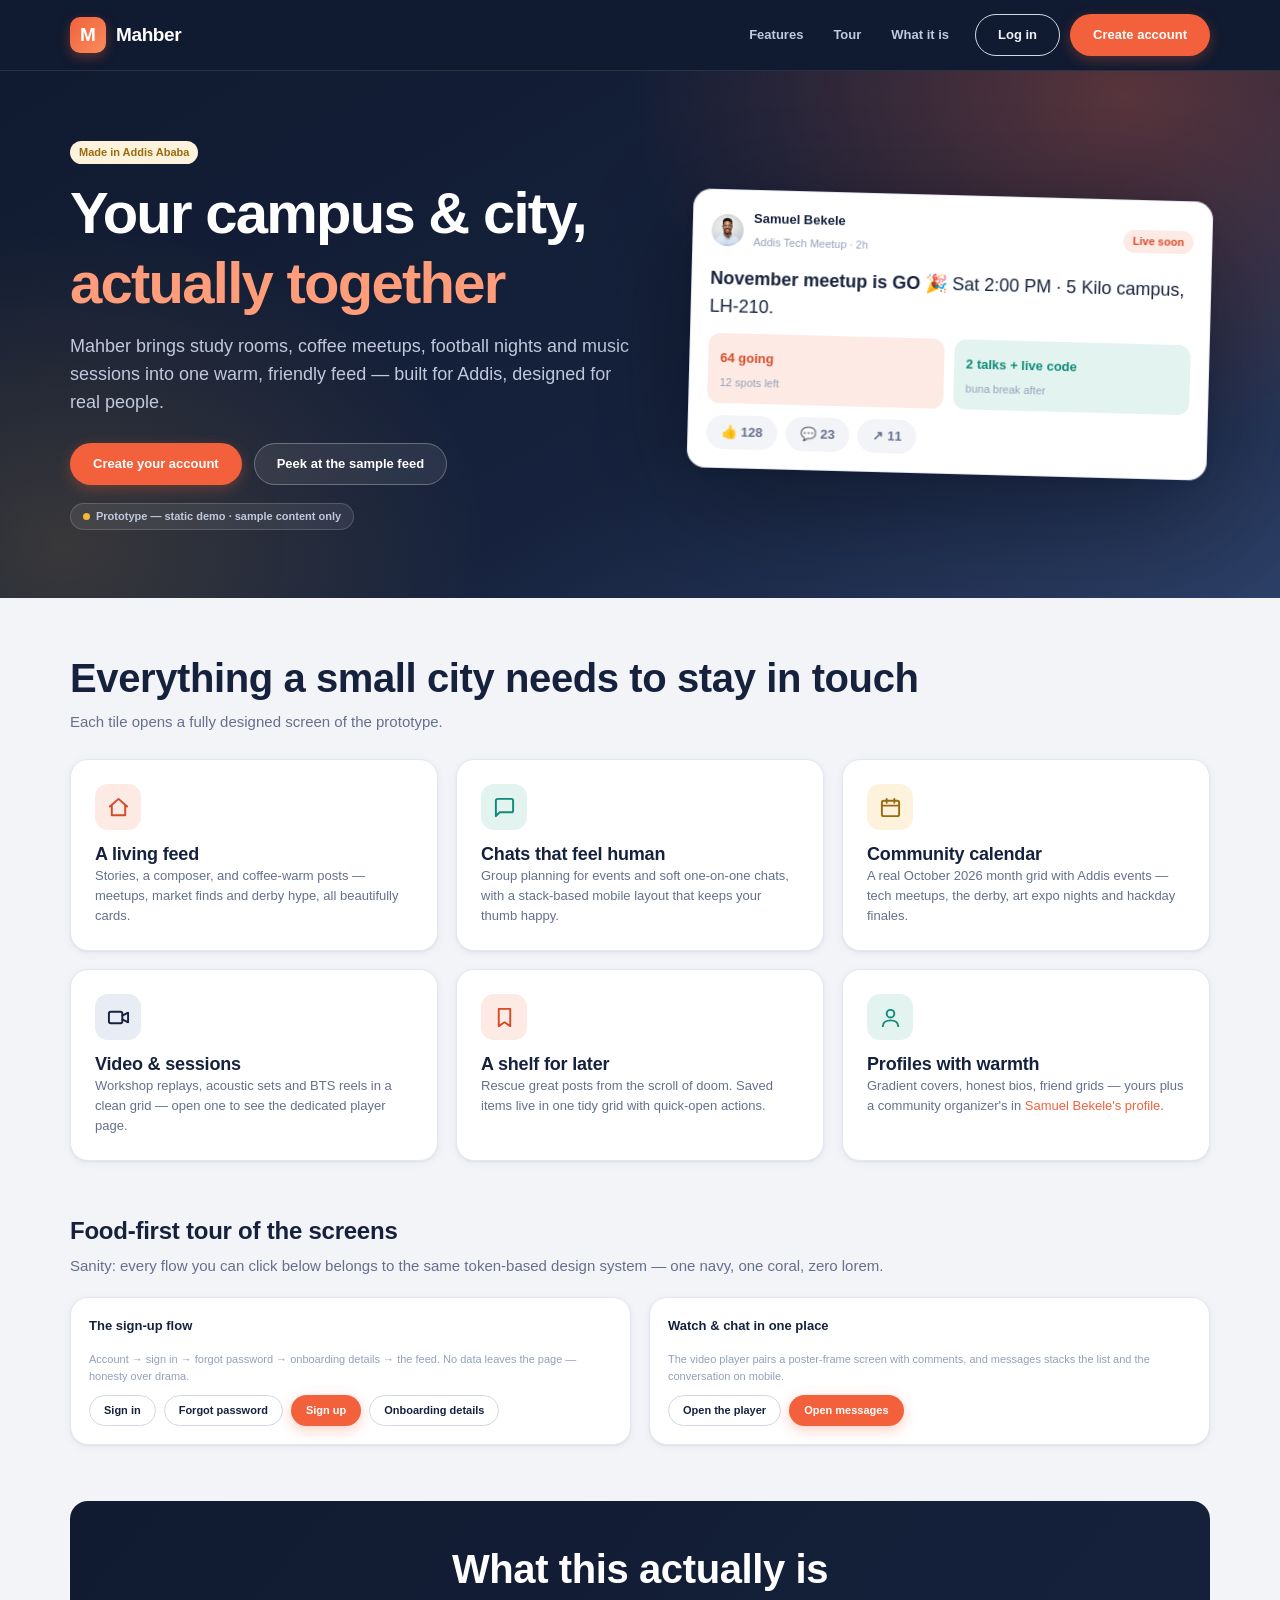
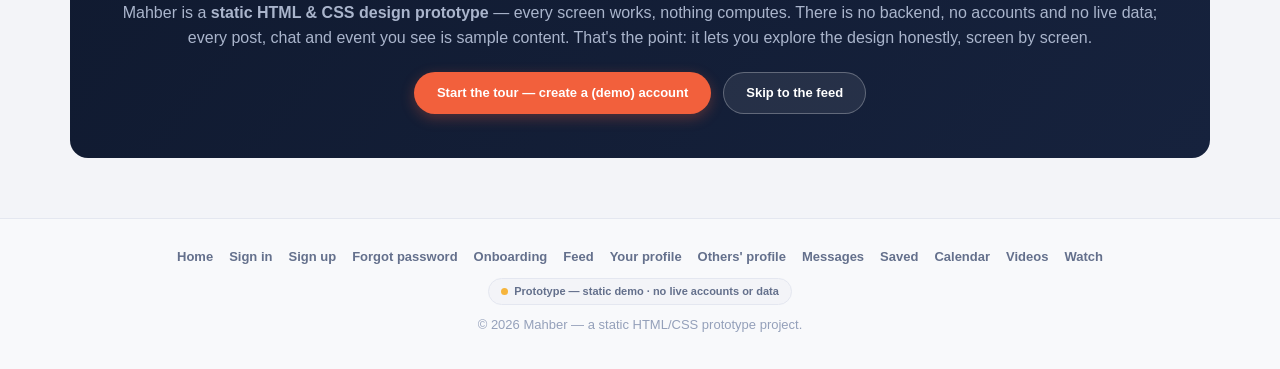
<file: index.html>
<!DOCTYPE html>
<html lang="en">
<head>
  <meta charset="UTF-8">
  <meta name="viewport" content="width=device-width, initial-scale=1.0">
  <title>Mahber — a social space for our campus &amp; city</title>
  <link rel="stylesheet" href="css/design-system.css">
</head>
<body>

<!-- Top navigation -->
<header class="topbar landing-nav landing-topnav">
  <div class="topbar__inner">
    <a class="brand brand--light" href="index.html"><span class="brand__mark">M</span><span class="brand__name">Mahber</span></a>
    <nav class="landing-links" aria-label="Marketing">
      <a href="#features">Features</a>
      <a href="#screens">Tour</a>
      <a href="#about">What it is</a>
    </nav>
    <div class="topbar__actions">
      <a class="btn btn--ghost" href="sign_in.html" style="background:transparent;color:#eef1f7;">Log in</a>
      <a class="btn btn--primary" href="signup.html">Create account</a>
      <input type="checkbox" id="navtoggle" class="hackcheck">
      <label class="burger" for="navtoggle" aria-label="Menu"><span></span><span></span><span></span></label>
      <nav class="mobilenav" aria-label="Menu">
        <a href="#features">Features</a>
        <a href="#screens">Tour</a>
        <a href="#about">What it is</a>
        <a href="home.html">Open the sample feed</a>
        <a href="sign_in.html">Log in</a>
        <a href="signup.html">Create account</a>
      </nav>
    </div>
  </div>
</header>

<!-- Hero -->
<section class="landing-hero">
  <div class="container">
    <div>
      <p style="margin-bottom:14px;"><span class="badge badge--honey">Made in Addis Ababa</span></p>
      <h1>Your campus &amp; city, <em>actually together</em></h1>
      <p class="lede">
        Mahber brings study rooms, coffee meetups, football nights and music sessions into one warm,
        friendly feed — built for Addis, designed for real people.
      </p>
      <div class="hero-ctas">
        <a class="btn btn--primary" href="signup.html">Create your account</a>
        <a class="btn btn--ghost" href="home.html" style="background:rgba(255,255,255,.08);color:#fff;border-color:rgba(255,255,255,.28);">Peek at the sample feed</a>
      </div>
      <p class="hero-note">
        <span class="proto-tag">Prototype — static demo · sample content only</span>
      </p>
    </div>

    <!-- Hero device card: mini feed mock -->
    <div class="hero-shot" aria-hidden="true">
      <div class="card">
        <div class="card__body">
          <div style="display:flex;align-items:center;gap:10px;">
            <span class="avatar avatar--s av-teal"><img src="assets/images/ellipse_4.png" alt=""></span>
            <div style="flex:1;">
              <b style="font-size:var(--fs-sm);color:var(--ink);display:block;">Samuel Bekele</b>
              <small class="hint">Addis Tech Meetup · 2h</small>
            </div>
            <span class="badge badge--coral">Live soon</span>
          </div>
          <p style="font-size:var(--fs-lg);color:var(--ink);"><b>November meetup is GO 🎉</b> Sat 2:00 PM · 5 Kilo campus, LH-210.</p>
          <div style="display:grid;grid-template-columns:1fr 1fr;gap:10px;">
            <div style="background:var(--coral-soft);border-radius:var(--r-md);padding:12px;">
              <b style="font-size:var(--fs-sm);color:var(--coral-dark);">64 going</b>
              <small class="hint" style="display:block;">12 spots left</small>
            </div>
            <div style="background:var(--teal-soft);border-radius:var(--r-md);padding:12px;">
              <b style="font-size:var(--fs-sm);color:var(--teal);">2 talks + live code</b>
              <small class="hint" style="display:block;">buna break after</small>
            </div>
          </div>
          <div style="display:flex;gap:8px;">
            <span class="chip">👍 128</span>
            <span class="chip">💬 23</span>
            <span class="chip">↗ 11</span>
          </div>
        </div>
      </div>
    </div>
  </div>
</section>

<!-- Feature tiles: every page is reachable from here -->
<section class="container" id="features" style="padding-top:56px;">
  <h1>Everything a small city needs to stay in touch</h1>
  <p class="page-sub" style="margin:8px 0 26px;">Each tile opens a fully designed screen of the prototype.</p>

  <div class="features">
    <div class="card feature-card">
      <span class="f-icon">
        <svg viewBox="0 0 24 24" fill="none" stroke="currentColor" stroke-width="2" stroke-linecap="round" stroke-linejoin="round"><path d="m3 11 9-8 9 8"/><path d="M5 10v10h14V10"/></svg>
      </span>
      <h3><a href="home.html">A living feed</a></h3>
      <p>Stories, a composer, and coffee-warm posts — meetups, market finds and derby hype, all beautifully cards.</p>
    </div>

    <div class="card feature-card">
      <span class="f-icon" style="background:var(--teal-soft);color:var(--teal);">
        <svg viewBox="0 0 24 24" fill="none" stroke="currentColor" stroke-width="2" stroke-linecap="round" stroke-linejoin="round"><path d="M21 15a2 2 0 0 1-2 2H7l-4 4V5a2 2 0 0 1 2-2h14a2 2 0 0 1 2 2Z"/></svg>
      </span>
      <h3><a href="message.html">Chats that feel human</a></h3>
      <p>Group planning for events and soft one-on-one chats, with a stack-based mobile layout that keeps your thumb happy.</p>
    </div>

    <div class="card feature-card">
      <span class="f-icon" style="background:var(--honey-soft);color:#9a6a10;">
        <svg viewBox="0 0 24 24" fill="none" stroke="currentColor" stroke-width="2" stroke-linecap="round" stroke-linejoin="round"><rect x="3" y="5" width="18" height="16" rx="2"/><path d="M3 10h18M8 3v4M16 3v4"/></svg>
      </span>
      <h3><a href="calander.html">Community calendar</a></h3>
      <p>A real October 2026 month grid with Addis events — tech meetups, the derby, art expo nights and hackday finales.</p>
    </div>

    <div class="card feature-card">
      <span class="f-icon" style="background:#e8ecf5;color:var(--ink);">
        <svg viewBox="0 0 24 24" fill="none" stroke="currentColor" stroke-width="2" stroke-linecap="round" stroke-linejoin="round"><rect x="2" y="6" width="14" height="12" rx="2"/><path d="m16 10 6-3v10l-6-3"/></svg>
      </span>
      <h3><a href="video.html">Video &amp; sessions</a></h3>
      <p>Workshop replays, acoustic sets and BTS reels in a clean grid — open one to see the dedicated player page.</p>
    </div>

    <div class="card feature-card">
      <span class="f-icon" style="background:var(--coral-soft);color:var(--coral-dark);">
        <svg viewBox="0 0 24 24" fill="none" stroke="currentColor" stroke-width="2" stroke-linejoin="round"><path d="M6 3h12v18l-6-4-6 4V3Z"/></svg>
      </span>
      <h3><a href="saved.html">A shelf for later</a></h3>
      <p>Rescue great posts from the scroll of doom. Saved items live in one tidy grid with quick-open actions.</p>
    </div>

    <div class="card feature-card">
      <span class="f-icon" style="background:var(--teal-soft);color:var(--teal);">
        <svg viewBox="0 0 24 24" fill="none" stroke="currentColor" stroke-width="2" stroke-linecap="round" stroke-linejoin="round"><circle cx="12" cy="8" r="4"/><path d="M4 21c0-4 3.6-6 8-6s8 2 8 6"/></svg>
      </span>
      <h3><a href="your_profile.html">Profiles with warmth</a></h3>
      <p>Gradient covers, honest bios, friend grids — yours plus a community organizer's in <a href="others_profile.html">Samuel Bekele's profile</a>.</p>
    </div>
  </div>
</section>

<!-- Screens / tour -->
<section class="container" id="screens" style="padding-top:56px;">
  <h2>Food-first tour of the screens</h2>
  <p class="page-sub" style="margin:8px 0 20px;">Sanity: every flow you can click below belongs to the same token-based design system — one navy, one coral, zero lorem.</p>

  <div class="preview-strip">
    <div class="card">
      <div class="card__body" style="display:grid;gap:10px;">
        <b style="color:var(--ink);font-size:var(--fs-sm);">The sign-up flow</b>
        <p class="hint" style="display:inline;">Account → sign in → forgot password → onboarding details → the feed. No data leaves the page — honesty over drama.</p>
        <div style="display:flex;gap:8px;flex-wrap:wrap;">
          <a class="btn btn--ghost btn--pill-sm" href="sign_in.html">Sign in</a>
          <a class="btn btn--ghost btn--pill-sm" href="forgot_password.html">Forgot password</a>
          <a class="btn btn--primary btn--pill-sm" href="signup.html">Sign up</a>
          <a class="btn btn--ghost btn--pill-sm" href="more_info.html">Onboarding details</a>
        </div>
      </div>
    </div>

    <div class="card">
      <div class="card__body" style="display:grid;gap:10px;">
        <b style="color:var(--ink);font-size:var(--fs-sm);">Watch &amp; chat in one place</b>
        <p class="hint" style="display:inline;">The video player pairs a poster-frame screen with comments, and messages stacks the list and the conversation on mobile.</p>
        <div style="display:flex;gap:8px;flex-wrap:wrap;">
          <a class="btn btn--ghost btn--pill-sm" href="video_player.html">Open the player</a>
          <a class="btn btn--primary btn--pill-sm" href="message.html">Open messages</a>
        </div>
      </div>
    </div>
  </div>
</section>

<!-- Honest about section -->
<section class="container" id="about" style="padding-top:56px;padding-bottom:60px;">
  <div class="cta-band">
    <h2>What this actually is</h2>
    <p>
      Mahber is a <b>static HTML &amp; CSS design prototype</b> — every screen works, nothing computes.
      There is no backend, no accounts and no live data; every post, chat and event you see is sample content.
      That's the point: it lets you explore the design honestly, screen by screen.
    </p>
    <div style="display:flex;gap:12px;justify-content:center;flex-wrap:wrap;">
      <a class="btn btn--primary" href="signup.html">Start the tour — create a (demo) account</a>
      <a class="btn btn--ghost" href="home.html" style="background:rgba(255,255,255,.08);color:#fff;border-color:rgba(255,255,255,.28);">Skip to the feed</a>
    </div>
  </div>
</section>

<!-- Footer map -->
<footer class="site-foot" style="background:#f8f9fb;border-top:1px solid var(--border);">
  <nav aria-label="Sitemap">
    <a href="index.html">Home</a>
    <a href="sign_in.html">Sign in</a>
    <a href="signup.html">Sign up</a>
    <a href="forgot_password.html">Forgot password</a>
    <a href="more_info.html">Onboarding</a>
    <a href="home.html">Feed</a>
    <a href="your_profile.html">Your profile</a>
    <a href="others_profile.html">Others' profile</a>
    <a href="message.html">Messages</a>
    <a href="saved.html">Saved</a>
    <a href="calander.html">Calendar</a>
    <a href="video.html">Videos</a>
    <a href="video_player.html">Watch</a>
  </nav>
  <p><span class="proto-tag">Prototype — static demo · no live accounts or data</span></p>
  <p style="margin-top:10px;">© 2026 Mahber — a static HTML/CSS prototype project.</p>
</footer>

</body>
</html>
</file>
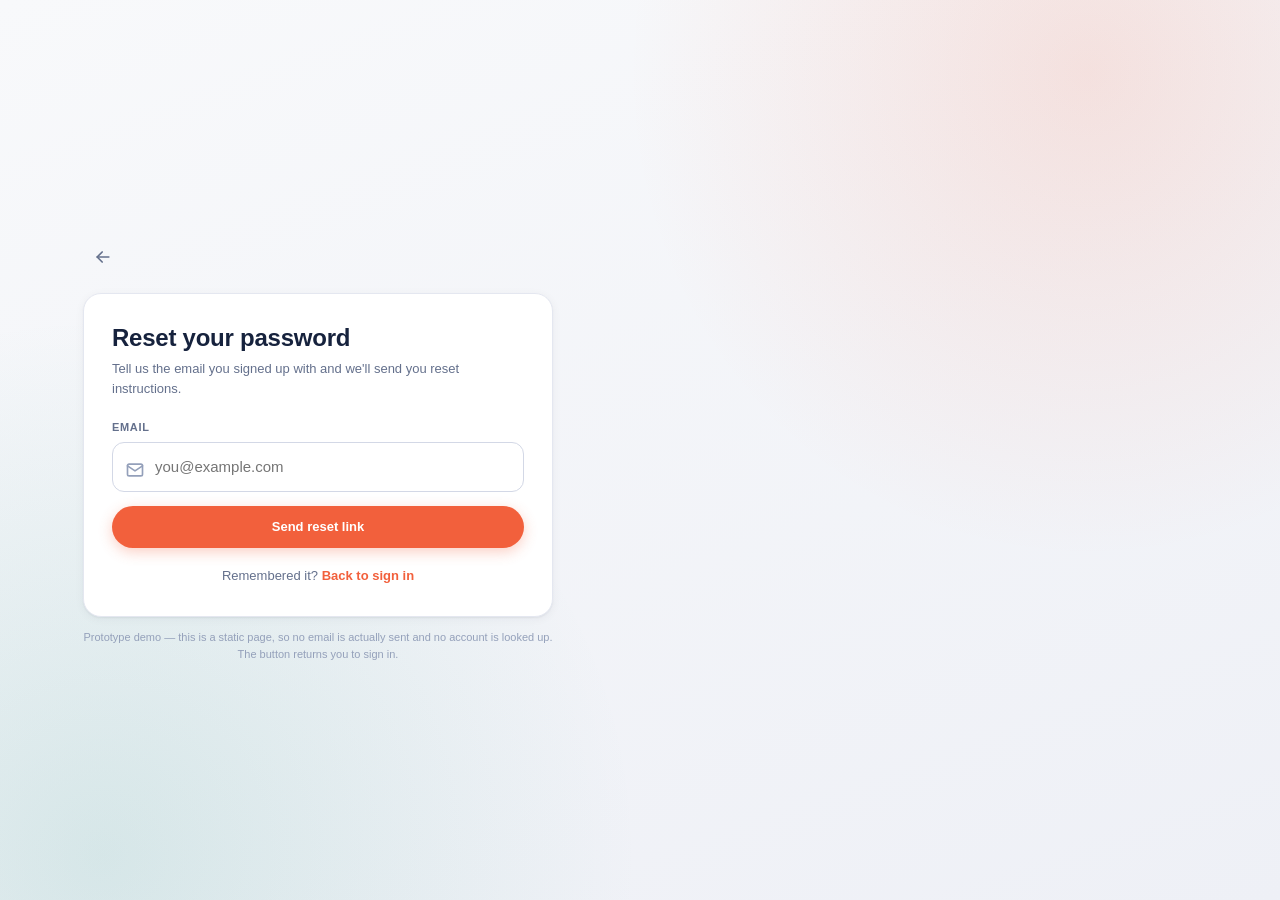
<file: forgot_password.html>
<!DOCTYPE html>
<html lang="en">
<head>
  <meta charset="UTF-8">
  <meta name="viewport" content="width=device-width, initial-scale=1.0">
  <title>Forgot password · Mahber</title>
  <link rel="stylesheet" href="css/design-system.css">
</head>
<body class="auth">
  <div class="auth__bg" aria-hidden="true"></div>

  <div class="auth__wrap">
    <div class="auth__panel" style="max-width:470px;">
      <a class="btn btn--icon btn--ghost" href="sign_in.html" aria-label="Back to sign in">
        <svg viewBox="0 0 24 24" fill="none" stroke="currentColor" stroke-width="2" stroke-linecap="round" stroke-linejoin="round"><path d="M19 12H5"/><path d="m11 18-6-6 6-6"/></svg>
      </a>

      <div class="card auth__card" style="margin-top:16px;">
        <h1>Reset your password</h1>
        <p class="sub">Tell us the email you signed up with and we'll send you reset instructions.</p>

        <label class="field">
          <span class="field__label">Email</span>
          <input class="input" type="email" name="email" placeholder="you@example.com" autocomplete="off">
          <svg class="field__icon" viewBox="0 0 24 24" fill="none" stroke="currentColor" stroke-width="2" stroke-linecap="round" stroke-linejoin="round"><rect x="3" y="5" width="18" height="14" rx="2"/><path d="m3 7 9 6 9-6"/></svg>
        </label>

        <a class="btn btn--primary btn--block" href="sign_in.html">Send reset link</a>

        <p class="auth__foot">
          Remembered it? <a href="sign_in.html">Back to sign in</a>
        </p>
      </div>
      <p class="hint" style="text-align:center;margin-top:12px;">
        Prototype demo — this is a static page, so no email is actually sent and no account is looked up. The button returns you to sign in.
      </p>
    </div>
  </div>
</body>
</html>
</file>
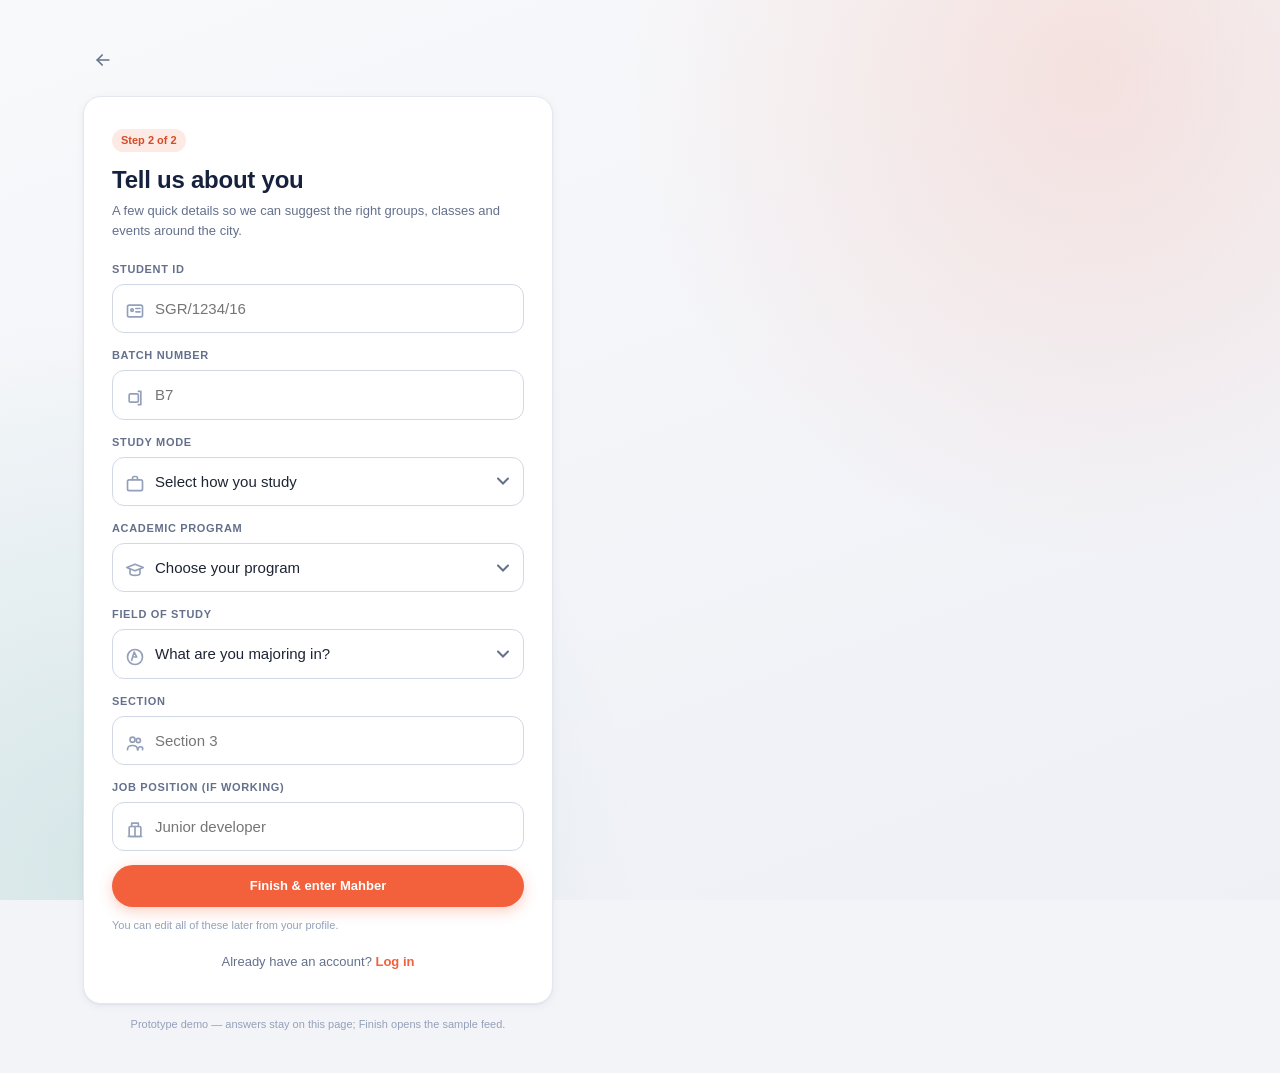
<file: more_info.html>
<!DOCTYPE html>
<html lang="en">
<head>
  <meta charset="UTF-8">
  <meta name="viewport" content="width=device-width, initial-scale=1.0">
  <title>About you · Mahber</title>
  <link rel="stylesheet" href="css/design-system.css">
</head>
<body class="auth">
  <div class="auth__bg" aria-hidden="true"></div>

  <div class="auth__wrap">
    <div class="auth__panel" style="max-width:470px;">
      <a class="btn btn--icon btn--ghost" href="signup.html" aria-label="Back to sign up">
        <svg viewBox="0 0 24 24" fill="none" stroke="currentColor" stroke-width="2" stroke-linecap="round" stroke-linejoin="round"><path d="M19 12H5"/><path d="m11 18-6-6 6-6"/></svg>
      </a>

      <div class="card auth__card" style="margin-top:16px;">
        <p style="margin-bottom:14px;">
          <span class="badge badge--coral">Step 2 of 2</span>
        </p>
        <h1>Tell us about you</h1>
        <p class="sub">A few quick details so we can suggest the right groups, classes and events around the city.</p>

        <form action="#">
          <label class="field">
            <span class="field__label">Student ID</span>
            <input class="input" type="text" name="id" placeholder="SGR/1234/16" autocomplete="off">
            <svg class="field__icon" viewBox="0 0 24 24" fill="none" stroke="currentColor" stroke-width="2" stroke-linecap="round" stroke-linejoin="round"><rect x="3" y="5" width="18" height="14" rx="2"/><circle cx="8.5" cy="11" r="1.5"/><path d="M13 9h5M13 13h5"/></svg>
          </label>

          <label class="field">
            <span class="field__label">Batch number</span>
            <input class="input" type="text" name="batch" placeholder="B7" autocomplete="off">
            <svg class="field__icon" viewBox="0 0 24 24" fill="none" stroke="currentColor" stroke-width="2" stroke-linecap="round" stroke-linejoin="round"><path d="M16 4h3v16h-3"/><rect x="5" y="7" width="11" height="10" rx="1.5"/></svg>
          </label>

          <label class="field">
            <span class="field__label">Study mode</span>
            <select name="mode">
              <option disabled selected>Select how you study</option>
              <option>Part time</option>
              <option>Full time</option>
            </select>
            <svg class="field__icon" viewBox="0 0 24 24" fill="none" stroke="currentColor" stroke-width="2" stroke-linecap="round" stroke-linejoin="round"><rect x="3" y="7" width="18" height="13" rx="2"/><path d="M9 7V5a2 2 0 0 1 2-2h2a2 2 0 0 1 2 2v2"/></svg>
          </label>

          <label class="field">
            <span class="field__label">Academic program</span>
            <select name="program">
              <option disabled selected>Choose your program</option>
              <option>Undergraduate program</option>
              <option>Masters program</option>
              <option>Diploma program</option>
            </select>
            <svg class="field__icon" viewBox="0 0 24 24" fill="none" stroke="currentColor" stroke-width="2" stroke-linecap="round" stroke-linejoin="round"><path d="m2 9 10-4 10 4-10 4-10-4Z"/><path d="M6 11v5c0 1.5 2.7 2.5 6 2.5s6-1 6-2.5v-5"/></svg>
          </label>

          <label class="field">
            <span class="field__label">Field of study</span>
            <select name="field">
              <option disabled selected>What are you majoring in?</option>
              <option>Accounting &amp; finance</option>
              <option>Business administration</option>
              <option>Computer science</option>
              <option>Electrical engineering</option>
              <option>Medicine</option>
            </select>
            <svg class="field__icon" viewBox="0 0 24 24" fill="none" stroke="currentColor" stroke-width="2" stroke-linecap="round" stroke-linejoin="round"><circle cx="12" cy="12" r="9"/><path d="m8 16 3-10 3 6h-3"/></svg>
          </label>

          <label class="field">
            <span class="field__label">Section</span>
            <input class="input" type="text" name="section" placeholder="Section 3" autocomplete="off">
            <svg class="field__icon" viewBox="0 0 24 24" fill="none" stroke="currentColor" stroke-width="2" stroke-linecap="round" stroke-linejoin="round"><circle cx="9" cy="8" r="3"/><circle cx="16" cy="9" r="2.5"/><path d="M3 20c0-3.3 2.7-5 6-5s6 1.7 6 5"/><path d="M15.5 20c0-2.4 1.4-3.5 3.2-3.5 1.5 0 3.3.9 2.3 3.5"/></svg>
          </label>

          <label class="field">
            <span class="field__label">Job position (if working)</span>
            <input class="input" type="text" name="job" placeholder="Junior developer" autocomplete="off">
            <svg class="field__icon" viewBox="0 0 24 24" fill="none" stroke="currentColor" stroke-width="2" stroke-linecap="round" stroke-linejoin="round"><path d="M4 21h16"/><rect x="5" y="9" width="14" height="12" rx="1.5"/><path d="M12 9v12M8 9V5h8v4"/></svg>
          </label>

          <a class="btn btn--primary btn--block" href="home.html">Finish &amp; enter Mahber</a>
          <p class="hint" style="margin-top:10px;">You can edit all of these later from your profile.</p>
        </form>

        <p class="auth__foot">
          Already have an account? <a href="sign_in.html">Log in</a>
        </p>
      </div>
      <p class="hint" style="text-align:center;margin-top:12px;">
        Prototype demo — answers stay on this page; Finish opens the sample feed.
      </p>
    </div>
  </div>
</body>
</html>
</file>
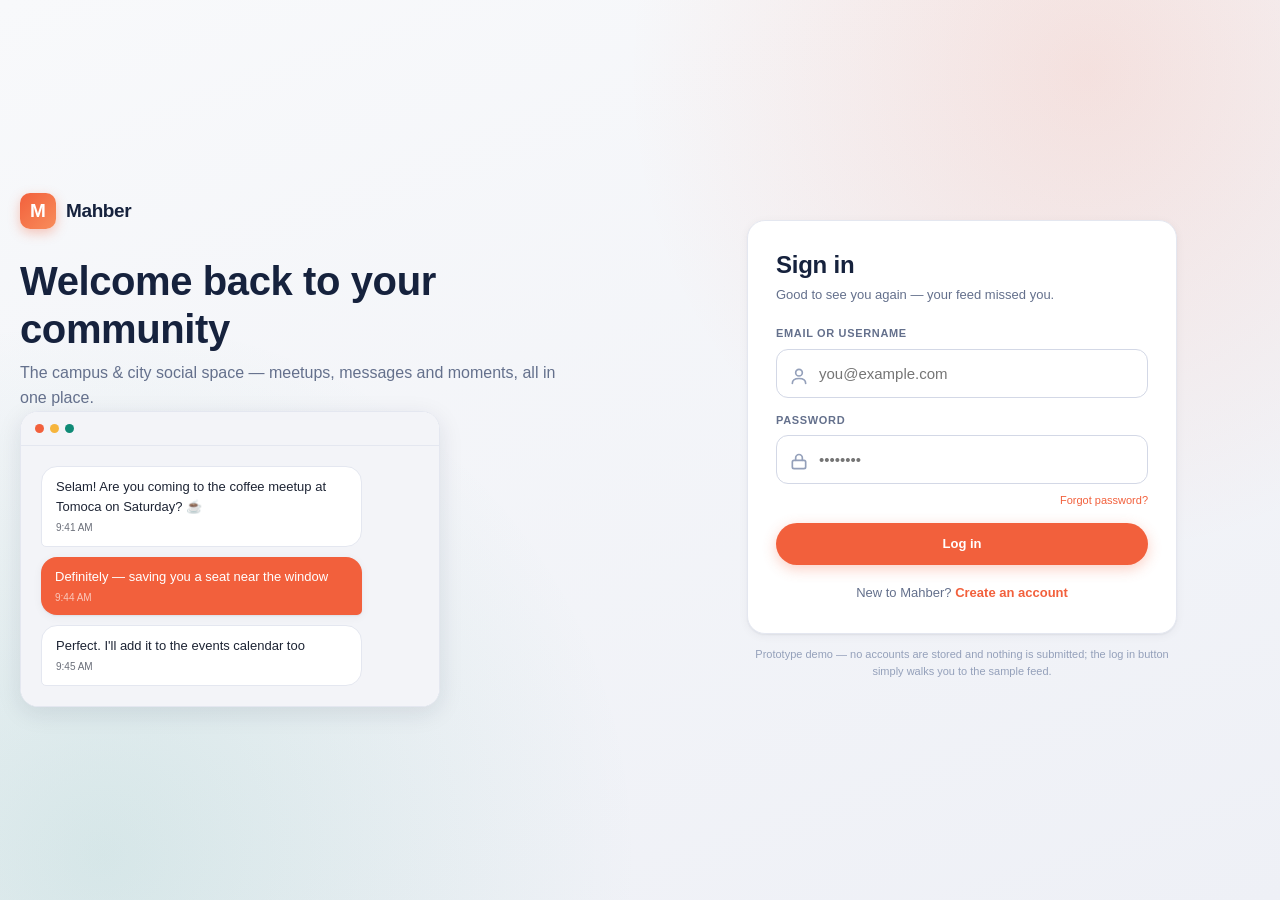
<file: sign_in.html>
<!DOCTYPE html>
<html lang="en">
<head>
  <meta charset="UTF-8">
  <meta name="viewport" content="width=device-width, initial-scale=1.0">
  <title>Sign in · Mahber</title>
  <link rel="stylesheet" href="css/design-system.css">
</head>
<body class="auth">
  <div class="auth__bg" aria-hidden="true"></div>

  <div class="auth__wrap">
    <div class="auth__head">
      <a class="brand" href="index.html" aria-label="Mahber home">
        <span class="brand__mark">M</span><span class="brand__name">Mahber</span>
      </a>
      <h1 style="margin-top:28px;">Welcome back to your community</h1>
      <p style="color:var(--muted);margin-top:8px;max-width:34em;">
        The campus &amp; city social space — meetups, messages and moments, all in one place.
      </p>
      <div class="auth-art">
        <div class="auth-art__window">
          <div class="auth-art__bar"><i></i><i></i><i></i></div>
          <div class="card__body" style="background:var(--bg); display:grid; gap:10px; padding:20px;">
            <div class="bubble bubble--in" style="max-width:85%;">Selam! Are you coming to the coffee meetup at Tomoca on Saturday? ☕
              <time>9:41 AM</time></div>
            <div class="bubble bubble--out" style="max-width:85%;">Definitely — saving you a seat near the window
              <time>9:44 AM</time></div>
            <div class="bubble bubble--in" style="max-width:85%;">Perfect. I'll add it to the events calendar too
              <time>9:45 AM</time></div>
          </div>
        </div>
      </div>
    </div>

    <div class="auth__panel">
      <div class="card auth__card">
        <h1>Sign in</h1>
        <p class="sub">Good to see you again — your feed missed you.</p>

        <label class="field">
          <span class="field__label">Email or username</span>
          <input class="input" type="text" name="identifier" placeholder="you@example.com" autocomplete="off">
          <svg class="field__icon" viewBox="0 0 24 24" fill="none" stroke="currentColor" stroke-width="2" stroke-linecap="round" stroke-linejoin="round"><circle cx="12" cy="8" r="4"/><path d="M4 21c0-4 3.6-6 8-6s8 2 8 6"/></svg>
        </label>

        <label class="field">
          <span class="field__label">Password</span>
          <input class="input" type="password" name="password" placeholder="••••••••" autocomplete="off">
          <svg class="field__icon" viewBox="0 0 24 24" fill="none" stroke="currentColor" stroke-width="2" stroke-linecap="round" stroke-linejoin="round"><rect x="4" y="10" width="16" height="10" rx="2"/><path d="M8 10V7a4 4 0 0 1 8 0v3"/></svg>
        </label>

        <p class="hint" style="text-align:right;margin:-6px 0 14px;">
          <a href="forgot_password.html">Forgot password?</a>
        </p>

        <a class="btn btn--primary btn--block" href="home.html">Log in</a>

        <p class="auth__foot">
          New to Mahber? <a href="signup.html">Create an account</a>
        </p>
      </div>
      <p class="hint" style="text-align:center;margin-top:12px;">
        Prototype demo — no accounts are stored and nothing is submitted; the log in button simply walks you to the sample feed.
      </p>
    </div>
  </div>
</body>
</html>
</file>
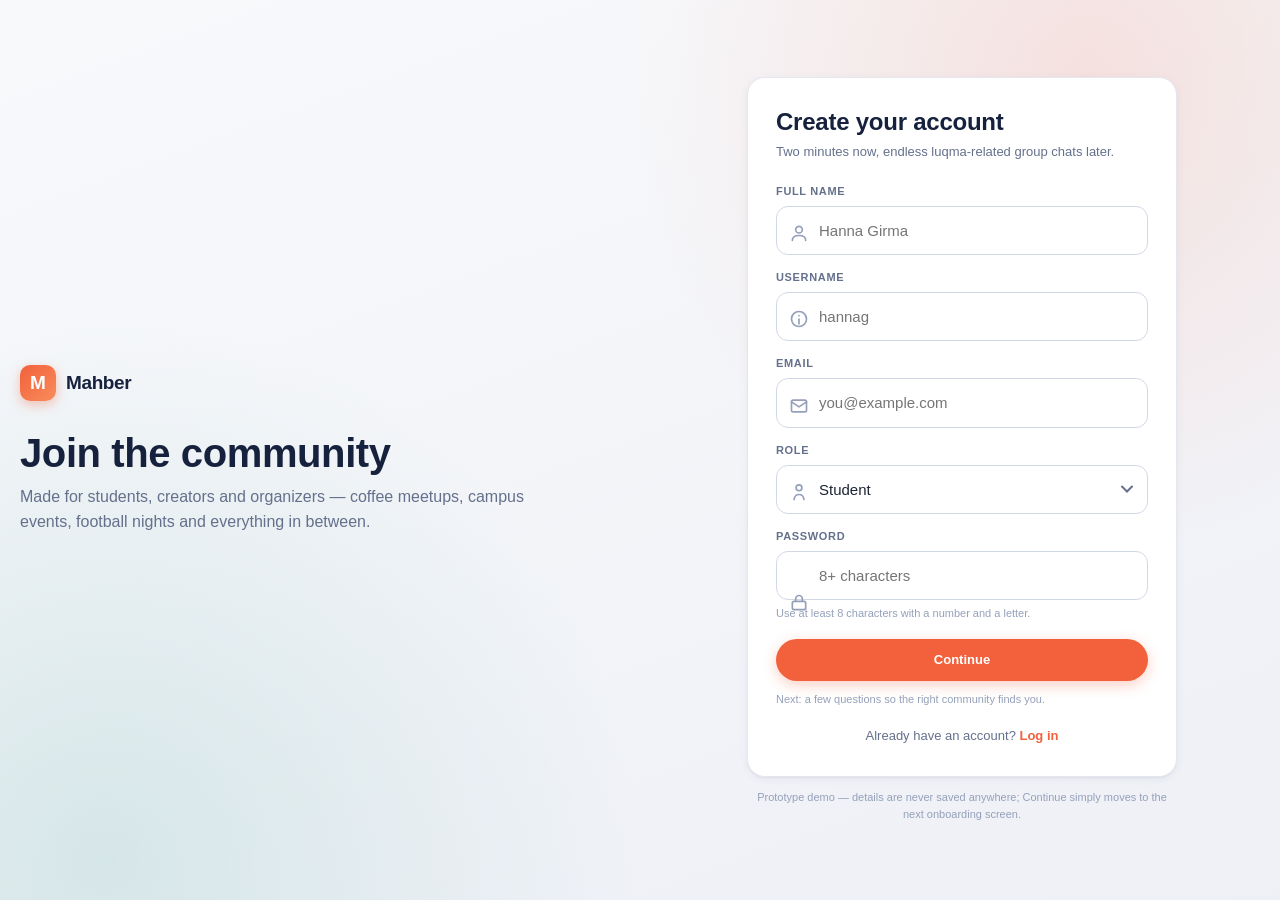
<file: signup.html>
<!DOCTYPE html>
<html lang="en">
<head>
  <meta charset="UTF-8">
  <meta name="viewport" content="width=device-width, initial-scale=1.0">
  <title>Create account · Mahber</title>
  <link rel="stylesheet" href="css/design-system.css">
</head>
<body class="auth">
  <div class="auth__bg" aria-hidden="true"></div>

  <div class="auth__wrap">
    <div class="auth__head">
      <a class="brand" href="index.html" aria-label="Mahber home">
        <span class="brand__mark">M</span><span class="brand__name">Mahber</span>
      </a>
      <h1 style="margin-top:28px;">Join the community</h1>
      <p style="color:var(--muted);margin-top:8px;max-width:34em;">
        Made for students, creators and organizers — coffee meetups, campus events, football nights and everything in between.
      </p>
    </div>

    <div class="auth__panel">
      <div class="card auth__card">
        <h1>Create your account</h1>
        <p class="sub">Two minutes now, endless luqma-related group chats later.</p>

        <form action="#">
          <label class="field">
            <span class="field__label">Full name</span>
            <input class="input" type="text" name="fullname" placeholder="Hanna Girma" autocomplete="off">
            <svg class="field__icon" viewBox="0 0 24 24" fill="none" stroke="currentColor" stroke-width="2" stroke-linecap="round" stroke-linejoin="round"><circle cx="12" cy="8" r="4"/><path d="M4 21c0-4 3.6-6 8-6s8 2 8 6"/></svg>
          </label>

          <label class="field">
            <span class="field__label">Username</span>
            <input class="input" type="text" name="username" placeholder="hannag" autocomplete="off">
            <svg class="field__icon" viewBox="0 0 24 24" fill="none" stroke="currentColor" stroke-width="2" stroke-linecap="round" stroke-linejoin="round"><circle cx="12" cy="12" r="9"/><path d="M12 12v6"/><path d="M12 8h.01"/></svg>
          </label>

          <label class="field">
            <span class="field__label">Email</span>
            <input class="input" type="email" name="email" placeholder="you@example.com" autocomplete="off">
            <svg class="field__icon" viewBox="0 0 24 24" fill="none" stroke="currentColor" stroke-width="2" stroke-linecap="round" stroke-linejoin="round"><rect x="3" y="5" width="18" height="14" rx="2"/><path d="m3 7 9 6 9-6"/></svg>
          </label>

          <label class="field">
            <span class="field__label">Role</span>
            <select name="role">
              <option>Student</option>
              <option>Instructor</option>
              <option>Business owner</option>
              <option>Community organizer</option>
            </select>
            <svg class="field__icon" viewBox="0 0 24 24" fill="none" stroke="currentColor" stroke-width="2" stroke-linecap="round" stroke-linejoin="round"><circle cx="12" cy="7" r="3.5"/><path d="M6 21c.6-3.8 2.9-6 6-6s5.4 2.2 6 6"/></svg>
          </label>

          <label class="field">
            <span class="field__label">Password</span>
            <input class="input" type="password" name="password" placeholder="8+ characters" autocomplete="new-password">
            <svg class="field__icon" viewBox="0 0 24 24" fill="none" stroke="currentColor" stroke-width="2" stroke-linecap="round" stroke-linejoin="round"><rect x="4" y="10" width="16" height="10" rx="2"/><path d="M8 10V7a4 4 0 0 1 8 0v3"/></svg>
            <span class="hint">Use at least 8 characters with a number and a letter.</span>
          </label>

          <a class="btn btn--primary btn--block" href="more_info.html">Continue</a>
          <p class="hint" style="margin-top:10px;">Next: a few questions so the right community finds you.</p>
        </form>

        <p class="auth__foot">
          Already have an account? <a href="sign_in.html">Log in</a>
        </p>
      </div>
      <p class="hint" style="text-align:center;margin-top:12px;">
        Prototype demo — details are never saved anywhere; Continue simply moves to the next onboarding screen.
      </p>
    </div>
  </div>
</body>
</html>
</file>
<file: css/design-system.css>
/* ============================================================
   Mahber — design system
   Shared tokens + components used by every page.
   Identity: ink navy + warm coral (not a blue-clone network).
   No frameworks, no build step — plain CSS for a static prototype.
   ============================================================ */

:root {
  /* color tokens */
  --ink: #16223d;              /* deep navy — headers, dark surfaces   */
  --ink-2: #243352;            /* raised navy                          */
  --ink-3: #101a30;            /* deepest navy                         */
  --text: #1d2434;             /* body text on light                   */
  --muted: #64708c;            /* secondary text                       */
  --faint: #94a0ba;            /* tertiary text                        */
  --bg: #f3f4f8;               /* app background                       */
  --surface: #ffffff;          /* cards                                */
  --border: #e4e7f0;
  --border-strong: #d3d8e6;
  --coral: #f2603c;            /* primary brand accent                 */
  --coral-dark: #d44b29;
  --coral-soft: #fdeae4;       /* coral tint for soft chips/buttons    */
  --honey: #f6b53d;            /* sparing secondary accent             */
  --honey-soft: #fdf3dd;
  --teal: #0f8a76;             /* success / online                     */
  --teal-soft: #e3f4f0;
  --danger: #d64545;

  /* shape */
  --r-lg: 18px;
  --r-md: 12px;
  --r-sm: 8px;
  --r-pill: 999px;

  /* type scale (system stack — no remote fonts) */
  --font: -apple-system, BlinkMacSystemFont, "Segoe UI", Roboto, "Helvetica Neue", Arial, "Noto Sans", sans-serif;
  --fs-xs: 11px;
  --fs-sm: 13px;
  --fs-md: 15px;
  --fs-lg: 18px;
  --fs-xl: 24px;
  --fs-2xl: clamp(28px, 4vw, 40px);
  --fs-display: clamp(34px, 6vw, 58px);

  /* elevation */
  --shadow-sm: 0 1px 2px rgba(22, 34, 61, .06), 0 2px 10px rgba(22, 34, 61, .05);
  --shadow-md: 0 6px 24px rgba(22, 34, 61, .10);
  --shadow-pop: 0 14px 40px rgba(16, 26, 48, .22);
}

/* ---------- reset-ish ---------- */
* { box-sizing: border-box; margin: 0; padding: 0; }
html { -webkit-text-size-adjust: 100%; }
body {
  font-family: var(--font);
  color: var(--text);
  background: var(--bg);
  line-height: 1.55;
  min-height: 100vh;
}
img, svg, video { display: block; max-width: 100%; }
a { color: var(--coral); text-decoration: none; }
a:hover { text-decoration: none; }
button, input, select, textarea { font: inherit; color: inherit; }
ul.plain { list-style: none; }

h1, h2, h3, h4 { color: var(--ink); line-height: 1.2; letter-spacing: -0.01em; }
h1 { font-size: var(--fs-2xl); font-weight: 800; }
h2 { font-size: var(--fs-xl); font-weight: 700; }
h3 { font-size: var(--fs-lg); font-weight: 700; }
.page-title { font-size: var(--fs-2xl); font-weight: 800; margin-bottom: 4px; }
.page-sub { color: var(--muted); font-size: var(--fs-md); }

::selection { background: var(--coral); color: #fff; }

:focus-visible { outline: 2px solid var(--coral); outline-offset: 2px; border-radius: 4px; }

.container { width: 100%; max-width: 1180px; margin: 0 auto; padding: 0 20px; }
.container--narrow { max-width: 860px; }

/* ============================================================
   Top app bar (all app pages) + checkbox-hack mobile menu
   ============================================================ */
.topbar {
  position: sticky; top: 0; z-index: 50;
  background: var(--surface);
  border-bottom: 1px solid var(--border);
}
.topbar__inner {
  max-width: 1180px; margin: 0 auto; padding: 0 20px;
  height: 64px; display: flex; align-items: center; gap: 18px;
}
.brand { display: flex; align-items: center; gap: 10px; }
.brand__mark {
  width: 36px; height: 36px; border-radius: 10px;
  background: linear-gradient(135deg, var(--coral) 0%, #f88d5b 100%);
  display: grid; place-items: center;
  color: #fff; font-weight: 800; font-size: 19px;
  box-shadow: 0 4px 12px rgba(242, 96, 60, .35);
  flex: none;
}
.brand__name { font-weight: 800; font-size: 19px; color: var(--ink); letter-spacing: -0.02em; }
.brand--light .brand__name { color: #fff; }

.topbar__search {
  flex: 1; max-width: 380px;
  display: flex; align-items: center; gap: 8px;
  background: var(--bg); border: 1px solid var(--border);
  border-radius: var(--r-pill); padding: 8px 14px;
  color: var(--faint); font-size: var(--fs-sm);
}
.topbar__search input {
  border: 0; background: none; outline: none; width: 100%;
  font-size: var(--fs-sm); color: var(--text);
}
.topbar__search svg { flex: none; }

.topbar__links { display: flex; gap: 4px; margin-left: auto; }
.topbar__links a {
  color: var(--muted); font-weight: 600; font-size: var(--fs-sm);
  padding: 8px 12px; border-radius: var(--r-sm);
}
.topbar__links a:hover { background: var(--bg); color: var(--ink); }
.topbar__links a.is-active { color: var(--coral); background: var(--coral-soft); }
.topbar__actions { display: flex; align-items: center; gap: 10px; }

.avatar {
  border-radius: 50%; background: var(--bg);
  display: grid; place-items: center;
  color: #fff; font-weight: 700; flex: none; overflow: hidden;
  width: 40px; height: 40px; font-size: 14px;
}
.avatar img { width: 100%; height: 100%; object-fit: cover; }
.avatar--s { width: 32px; height: 32px; font-size: 12px; }
.avatar--m { width: 44px; height: 44px; font-size: 15px; }
.avatar--lg { width: 72px; height: 72px; font-size: 24px; }
.avatar--xl { width: 112px; height: 112px; font-size: 36px; border: 4px solid #fff; }
.avatar a { display: block; }
.av-corail { background: linear-gradient(135deg, #f2603c, #f8a05b); }
.av-navy   { background: linear-gradient(135deg, #2a3c66, #526b9e); }
.av-teal   { background: linear-gradient(135deg, #0f8a76, #2fb59d); }
.av-honey  { background: linear-gradient(135deg, #d98c2b, #f6b53d); }
.av-plum   { background: linear-gradient(135deg, #7b4169, #a56a8f); }
.av-slate  { background: linear-gradient(135deg, #4a5568, #7d8aa0); }

/* hamburger — pure CSS toggle */
.hackcheck { position: absolute; opacity: 0; pointer-events: none; }
.burger {
  display: none; flex-direction: column; gap: 4px;
  padding: 10px 8px; cursor: pointer; border-radius: var(--r-sm);
}
.burger span { width: 20px; height: 2px; background: var(--ink); border-radius: 2px; transition: transform .2s; }
.hackcheck:checked ~ .burger span:nth-child(1) { transform: translateY(6px) rotate(45deg); }
.hackcheck:checked ~ .burger span:nth-child(2) { opacity: 0; }
.hackcheck:checked ~ .burger span:nth-child(3) { transform: translateY(-6px) rotate(-45deg); }

.mobilenav {
  display: none; position: absolute; top: 64px; right: 20px;
  min-width: 230px; background: var(--surface);
  border: 1px solid var(--border); border-radius: var(--r-md);
  box-shadow: var(--shadow-pop); padding: 8px;
}
.mobilenav a {
  display: flex; align-items: center; gap: 12px;
  padding: 11px 14px; border-radius: var(--r-sm);
  color: var(--text); font-weight: 600; font-size: var(--fs-sm);
}
.mobilenav a:hover { background: var(--bg); }
.mobilenav a.is-active { color: var(--coral); background: var(--coral-soft); }
.hackcheck:checked ~ .mobilenav { display: block; }

/* bottom tab bar (mobile) */
.tabbar {
  display: none; position: fixed; bottom: 0; left: 0; right: 0; z-index: 40;
  background: var(--surface); border-top: 1px solid var(--border);
  padding: 6px 4px calc(6px + env(safe-area-inset-bottom));
}
.tabbar a {
  flex: 1; display: grid; place-items: center; gap: 2px;
  color: var(--muted); font-size: 10px; font-weight: 600;
  padding: 5px 0; border-radius: var(--r-sm);
}
.tabbar a.is-active { color: var(--coral); }
.tabbar svg { width: 22px; height: 22px; }

/* app footer / honesty tag */
.site-foot {
  padding: 28px 20px calc(34px + env(safe-area-inset-bottom));
  text-align: center; color: var(--faint); font-size: var(--fs-sm);
}
.site-foot nav { display: flex; flex-wrap: wrap; justify-content: center; gap: 16px; margin-bottom: 10px; }
.site-foot a { color: var(--muted); font-weight: 600; }
.site-foot a:hover { color: var(--coral); }
.proto-tag {
  display: inline-flex; align-items: center; gap: 6px;
  background: var(--bg); border: 1px solid var(--border);
  color: var(--muted); border-radius: var(--r-pill);
  padding: 4px 12px; font-size: var(--fs-xs); font-weight: 600;
}
.proto-tag::before { content: ""; width: 7px; height: 7px; border-radius: 50%; background: var(--honey); }

/* ============================================================
   Buttons
   ============================================================ */
.btn {
  display: inline-flex; align-items: center; justify-content: center; gap: 8px;
  border: 1px solid transparent; border-radius: var(--r-pill);
  padding: 10px 22px; font-size: var(--fs-sm); font-weight: 700;
  cursor: pointer; background: var(--bg); color: var(--ink);
  transition: background .15s, color .15s, box-shadow .15s, border-color .15s;
  text-align: center;
}
.btn--primary { background: var(--coral); color: #fff; box-shadow: 0 4px 14px rgba(242, 96, 60, .30); }
.btn--primary:hover { background: var(--coral-dark); }
.btn--ghost { background: var(--surface); border-color: var(--border-strong); color: var(--ink); }
.btn--ghost:hover { border-color: var(--coral); color: var(--coral); }
.btn--soft { background: var(--coral-soft); color: var(--coral-dark); }
.btn--soft:hover { background: #fbdacf; }
.btn--block { display: flex; width: 100%; }
.btn--pill-sm { padding: 6px 14px; font-size: var(--fs-xs); }
.btn--icon {
  padding: 9px; border-radius: 50%; width: 40px; height: 40px;
  background: transparent; border: 1px solid transparent; color: var(--muted);
}
.btn--icon:hover { background: var(--bg); color: var(--ink); }
.btn--icon svg { width: 20px; height: 20px; }

/* ============================================================
   Cards, chips, badges
   ============================================================ */
.card {
  background: var(--surface); border: 1px solid var(--border);
  border-radius: var(--r-lg); box-shadow: var(--shadow-sm);
}
.card--flush { overflow: hidden; }
.card__body { padding: 18px; }
.card__row { padding: 16px 18px; border-top: 1px solid var(--border); }
.rail-card { padding: 18px; }
.rail-card h3 { font-size: var(--fs-sm); text-transform: uppercase; letter-spacing: .08em; color: var(--muted); margin-bottom: 14px; }
.rail-card .rail-card__foot { margin-top: 14px; font-size: var(--fs-xs); color: var(--faint); }

.chip {
  display: inline-flex; align-items: center; gap: 6px;
  padding: 6px 14px; border-radius: var(--r-pill);
  background: var(--bg); color: var(--muted);
  font-size: var(--fs-sm); font-weight: 600; border: 1px solid transparent;
}
.chip--on { background: var(--coral-soft); color: var(--coral-dark); border-color: #f6c4b6; }
.badge {
  display: inline-block; padding: 3px 9px; border-radius: var(--r-pill);
  font-size: var(--fs-xs); font-weight: 700;
}
.badge--coral { background: var(--coral-soft); color: var(--coral-dark); }
.badge--teal { background: var(--teal-soft); color: var(--teal); }
.badge--honey { background: var(--honey-soft); color: #9a6a10; }
.badge--navy { background: #e8ecf5; color: var(--ink); }
.count-pill {
  min-width: 22px; padding: 2px 7px; border-radius: var(--r-pill);
  background: var(--coral); color: #fff; font-size: 10px; font-weight: 800;
  position: absolute; top: 2px; right: -4px;
  box-shadow: 0 2px 6px rgba(242, 96, 60, .4);
}

/* section head used above grids */
.section-head { display: flex; align-items: center; justify-content: space-between; gap: 12px; margin: 26px 0 14px; }
.section-head h2 { font-size: var(--fs-lg); }
.section-head a { font-size: var(--fs-sm); font-weight: 600; }

/* ============================================================
   Forms
   ============================================================ */
.field { display: block; position: relative; margin-bottom: 14px; }
.field__label { display: block; font-size: var(--fs-xs); font-weight: 700; color: var(--muted); text-transform: uppercase; letter-spacing: .06em; margin-bottom: 6px; }
.field .input, .field select, .field textarea {
  width: 100%; padding: 12px 14px 12px 42px;
  border: 1.5px solid var(--border-strong); border-radius: var(--r-md);
  background: var(--surface); font-size: var(--fs-md); outline: none;
  transition: border-color .15s, box-shadow .15s;
}
.field .input:focus, .field select:focus, .field textarea:focus {
  border-color: var(--coral); box-shadow: 0 0 0 3px rgba(242, 96, 60, .14);
}
.field .field__icon {
  position: absolute; left: 13px; bottom: 12px; width: 20px; height: 20px;
  color: var(--faint); pointer-events: none;
}
.field select { appearance: none; background-image: url("data:image/svg+xml,%3Csvg xmlns='http://www.w3.org/2000/svg' width='12' height='8' viewBox='0 0 12 8'%3E%3Cpath d='M1 1.5 6 6.5 11 1.5' fill='none' stroke='%2364708c' stroke-width='2' stroke-linecap='round'/%3E%3C/svg%3E"); background-repeat: no-repeat; background-position: right 14px center; padding-right: 38px; }
.input--plain { padding-left: 14px !important; }
.hint { font-size: var(--fs-xs); color: var(--faint); margin-top: 4px; }

/* ============================================================
   Feed: stories, composer, posts
   ============================================================ */
.stories { display: flex; gap: 16px; overflow-x: auto; padding: 4px 2px 8px; scroll-snap-type: x proximity; }
.story {
  display: grid; justify-items: center; gap: 6px;
  min-width: 64px; scroll-snap-align: start; font-size: var(--fs-xs);
  color: var(--muted); font-weight: 600; background: none; border: 0; cursor: pointer;
  padding: 2px; text-align: center;
}
.story__ring {
  width: 60px; height: 60px; border-radius: 50%; padding: 3px;
  background: linear-gradient(135deg, var(--coral), var(--honey));
}
.story__ring > * { border: 2px solid var(--surface); width: 100%; height: 100%; border-radius: 50%; }
.story__ring--add { display: grid; place-items: center; background: var(--surface); border: 2px dashed var(--border-strong); color: var(--coral); }
.story__ring--add svg { width: 20px; height: 20px; }

.composer { display: flex; gap: 12px; padding: 16px; }
.composer .avatar { margin-top: 2px; }
.composer__box {
  flex: 1; background: var(--bg); border: 1px solid var(--border);
  border-radius: var(--r-pill); padding: 11px 18px; color: var(--faint);
  font-size: var(--fs-sm); display: block;
}
.composer__box:hover { color: var(--coral); text-decoration: none; border-color: var(--border-strong); }
.composer__actions {
  display: flex; align-items: center; justify-content: space-between; gap: 10px;
  margin-left: 56px; margin-top: 10px; flex-wrap: wrap;
}
.composer__btns { display: flex; gap: 6px; flex-wrap: wrap; }
.composer__btns .chip:hover { background: var(--coral-soft); color: var(--coral-dark); }

.post-card { overflow: hidden; }
.post-head { display: flex; align-items: center; gap: 12px; padding: 14px 18px 10px; }
.post-head__who { flex: 1; min-width: 0; }
.post-head__name { font-weight: 700; font-size: var(--fs-md); color: var(--ink); }
.post-head__name:hover { color: var(--coral); }
.post-head__meta { font-size: var(--fs-xs); color: var(--faint); display: flex; gap: 6px; align-items: center; }
.post-head__meta .dot::before { content: "·"; }
.post-body { padding: 0 18px 4px; font-size: var(--fs-md); }
.post-body .tagline { color: var(--coral); font-weight: 700; }
.post-media { margin-top: 12px; }
.post-media img { width: 100%; max-height: 430px; object-fit: cover; }
.post-foot {
  display: flex; align-items: center; gap: 4px; flex-wrap: wrap;
  padding: 8px 12px; margin: 10px 18px 14px;
  border-top: 1px solid var(--border);
}
.reaction {
  display: inline-flex; align-items: center; gap: 7px;
  padding: 9px 12px; border-radius: var(--r-sm);
  color: var(--muted); font-size: var(--fs-sm); font-weight: 600;
  background: none; border: 0; cursor: pointer;
}
.reaction:hover { background: var(--bg); }
.reaction svg { width: 19px; height: 19px; }
.reaction--end { margin-left: auto; }
.reaction--liked { color: var(--coral); }
.reaction--saved { color: var(--honey); }

.comment-row { display: flex; gap: 10px; align-items: center; margin: 4px 18px 14px; }
.comment-row .input--comment {
  flex: 1; border: 1px solid var(--border); border-radius: var(--r-pill);
  padding: 9px 16px; font-size: var(--fs-sm); background: var(--bg);
}
.comments-list { padding: 0 18px 14px; font-size: var(--fs-sm); }
.comments-list .cmt { display: flex; gap: 10px; margin-bottom: 10px; }
.cmt__bubble { background: var(--bg); border-radius: 4px 14px 14px 14px; padding: 8px 12px; }
.cmt__bubble strong { font-size: var(--fs-xs); color: var(--ink); }
.cmt__bubble p { font-size: var(--fs-sm); }
.show-more { display: block; background: none; border: 0; color: var(--muted); font-size: var(--fs-sm); font-weight: 700; cursor: pointer; padding: 4px 0 0 44px; }
.show-more:hover { color: var(--coral); }

/* right rail */
.rail { display: grid; gap: 16px; align-content: start; }
.person-row { display: flex; align-items: center; gap: 11px; }
.person-row span.pname { font-weight: 700; font-size: var(--fs-sm); color: var(--ink); }
.person-row .pmeta { font-size: var(--fs-xs); color: var(--faint); }
.person-row .btn { margin-left: auto; }
.person-row + .person-row { margin-top: 13px; }
.tr-list { display: grid; gap: 12px; font-size: var(--fs-xs); }
.tr-list b { display: block; color: var(--coral); font-size: var(--fs-sm); }
.ev-row { display: flex; gap: 12px; align-items: center; }
.ev-row .ev-date { width: 44px; text-align: center; background: var(--coral-soft); border-radius: var(--r-sm); padding: 6px 0; flex: none; }
.ev-row .ev-date b { display: block; color: var(--coral-dark); font-size: var(--fs-lg); line-height: 1; }
.ev-row .ev-date em { font-style: normal; font-size: 9px; font-weight: 700; color: #c47a5c; text-transform: uppercase; }
.ev-row + .ev-row { margin-top: 13px; }

/* ============================================================
   Profiles
   ============================================================ */
.profile-cover {
  height: 220px; border-radius: var(--r-lg);
  background:
    radial-gradient(120% 180% at 12% 15%, rgba(246,181,61,.55) 0%, rgba(246,181,61,0) 45%),
    radial-gradient(130% 200% at 92% 20%, rgba(242,96,60,.75) 0%, rgba(242,96,60,0) 55%),
    linear-gradient(120deg, var(--ink-3) 0%, var(--ink) 55%, #31446f 100%);
  position: relative; overflow: hidden;
}
.profile-cover::after {
  content: ""; position: absolute; inset: 0;
  background-image: radial-gradient(rgba(255,255,255,.14) 1px, transparent 1.5px);
  background-size: 26px 26px; opacity: .5;
}
.profile-cover--alt { background:
    radial-gradient(110% 160% at 85% 10%, rgba(79,182,255,.35) 0%, rgba(79,182,255,0) 50%),
    radial-gradient(120% 190% at 8% 85%, rgba(242,96,60,.6) 0%, rgba(242,96,60,0) 52%),
    linear-gradient(115deg, #101a30 0%, #1c2b4e 100%); }
.profile-avatar-wrap { margin-top: -56px; display: flex; gap: 18px; align-items: flex-end; flex-wrap: wrap; padding: 0 26px; }
.profile-name-row { padding: 14px 26px 0; }
@media (min-width: 760px) {
  .profile-name-row { display: flex; align-items: flex-start; justify-content: space-between; gap: 18px; }
}
.profile-stats { display: flex; gap: 26px; padding: 12px 26px; font-size: var(--fs-sm); flex-wrap: wrap; }
.profile-stats b { display: block; font-size: var(--fs-lg); color: var(--ink); }
.profile-stats span { color: var(--muted); font-weight: 600; }

.tabs { display: flex; gap: 6px; border-bottom: 1px solid var(--border); margin-top: 18px; overflow-x: auto; }
.tabs a {
  padding: 11px 18px; font-weight: 700; font-size: var(--fs-sm);
  color: var(--muted); border-bottom: 2.5px solid transparent; white-space: nowrap;
}
.tabs a.is-active { color: var(--ink); border-color: var(--coral); }

.grid-posts { display: grid; grid-template-columns: repeat(3, 1fr); gap: 12px; }
.grid-posts .cell { position: relative; border-radius: var(--r-md); overflow: hidden; aspect-ratio: 1; background: var(--bg); }
.grid-posts .cell img { width: 100%; height: 100%; object-fit: cover; transition: transform .25s; }
.grid-posts .cell:hover img { transform: scale(1.05); }
.friends-grid { display: grid; grid-template-columns: repeat(auto-fill, minmax(128px, 1fr)); gap: 12px; }
.friend-card { text-align: center; padding: 14px 10px; }
.friend-card img, .friend-card .avatar { margin: 0 auto 8px; }

/* ============================================================
   Chat
   ============================================================ */
.chat-grid { display: grid; grid-template-columns: 320px 1fr; gap: 18px; align-items: start; }
.chat-list { max-height: 640px; overflow-y: auto; }
.chat-item {
  display: flex; gap: 11px; align-items: center; padding: 12px 16px;
  border-radius: var(--r-md); color: inherit; position: relative;
}
.chat-item:hover { background: var(--bg); }
.chat-item.is-active { background: var(--coral-soft); }
.chat-item.is-active strong { color: var(--coral-dark); }
.chat-item__who { flex: 1; min-width: 0; }
.chat-item__who strong { display: block; font-size: var(--fs-sm); color: var(--ink); }
.chat-item__who p { font-size: var(--fs-xs); color: var(--faint); white-space: nowrap; overflow: hidden; text-overflow: ellipsis; }
.chat-item .avatar--rel { position: relative; }
.online-dot { position: absolute; width: 11px; height: 11px; border-radius: 50%; background: var(--teal); border: 2px solid #fff; right: -1px; bottom: -1px; }

.chat-window { display: flex; flex-direction: column; min-height: 560px; max-height: 640px; }
.chat-head { display: flex; align-items: center; gap: 12px; padding: 13px 18px; border-bottom: 1px solid var(--border); }
.chat-head .who b { display: block; font-size: var(--fs-sm); }
.chat-head .who small { color: var(--teal); font-size: var(--fs-xs); font-weight: 600; }
.chat-scroll { flex: 1; overflow-y: auto; padding: 18px; display: flex; flex-direction: column; gap: 8px; background: var(--bg); }
.day-divider { align-self: center; font-size: var(--fs-xs); color: var(--faint); margin: 8px 0; }
.bubble { max-width: 72%; padding: 10px 14px; border-radius: 16px; font-size: var(--fs-sm); box-shadow: var(--shadow-sm); }
.bubble--in { background: var(--surface); border: 1px solid var(--border); border-bottom-left-radius: 5px; align-self: flex-start; }
.bubble--out { background: var(--coral); color: #fff; border-bottom-right-radius: 5px; align-self: flex-end; }
.bubble time { display: block; font-size: 10px; opacity: .65; margin-top: 3px; }
.chat-compose { display: flex; align-items: center; gap: 8px; padding: 12px 14px; border-top: 1px solid var(--border); }
.chat-compose input { flex: 1; border: 0; outline: none; font-size: var(--fs-sm); background: none; }
.chat-compose .send-btn {
  width: 38px; height: 38px; border-radius: 50%; display: grid; place-items: center;
  background: var(--coral); color: #fff; border: 0; cursor: pointer; flex: none;
}

/* ============================================================
   Calendar
   ============================================================ */
.cal-grid { display: grid; grid-template-columns: repeat(7, 1fr); gap: 4px; }
.cal-dow { text-align: center; font-size: var(--fs-xs); font-weight: 700; color: var(--faint); padding: 6px 0; text-transform: uppercase; letter-spacing: .06em; }
.cal-day {
  min-height: 74px; border-radius: var(--r-sm); background: var(--bg);
  padding: 6px; font-size: var(--fs-sm); position: relative; color: var(--muted);
}
.cal-day--pad { background: transparent; }
.cal-day--today { background: var(--coral-soft); color: var(--coral-dark); font-weight: 800; outline: 2px solid var(--coral); }
.cal-day b { display: inline-grid; place-items: center; width: 24px; height: 24px; border-radius: 50%; font-weight: 600; }
.cal-day.is-active { background: var(--ink); color: #fff; }
.cal-ev { display: block; margin-top: 3px; font-size: 10px; font-weight: 700; padding: 2px 5px; border-radius: 4px; white-space: nowrap; overflow: hidden; text-overflow: ellipsis; }
.cal-ev--coral { background: var(--coral-soft); color: var(--coral-dark); }
.cal-ev--teal { background: var(--teal-soft); color: var(--teal); }
.cal-ev--honey { background: var(--honey-soft); color: #9a6a10; }
@media (max-width: 720px) {
  .cal-day { min-height: 46px; padding: 4px; font-size: 11px; }
  .cal-ev { display: none; }
  .cal-day::after { content: ""; position: absolute; bottom: 5px; left: 50%; transform: translateX(-50%); width: 5px; height: 5px; border-radius: 50%; }
  .cal-day[data-ev="coral"]::after { background: var(--coral); }
  .cal-day[data-ev="teal"]::after { background: var(--teal); }
  .cal-day[data-ev="honey"]::after { background: var(--honey); }
  .cal-day.is-active::after { background: #fff; }
}

/* JS-free <details> popup */
details.pop { position: relative; }
details.pop > summary { list-style: none; cursor: pointer; }
details.pop > summary::-webkit-details-marker { display: none; }
details.pop .pop__panel {
  position: absolute; bottom: calc(100% + 10px); left: 0; z-index: 30;
  width: min(340px, 88vw); background: var(--surface);
  border: 1px solid var(--border); border-radius: var(--r-md);
  box-shadow: var(--shadow-pop); padding: 20px;
}
details.pop[open] > summary .btn--primary { background: var(--coral-dark); }

/* ============================================================
   Video
   ============================================================ */
.video-grid { display: grid; grid-template-columns: repeat(auto-fill, minmax(280px, 1fr)); gap: 18px; }
.video-card { overflow: hidden; display: block; color: inherit; }
.video-card:hover { box-shadow: var(--shadow-md); }
.video-thumb { position: relative; aspect-ratio: 16 / 9; background: var(--ink-3); }
.video-thumb img { width: 100%; height: 100%; object-fit: cover; }
.duration {
  position: absolute; right: 10px; bottom: 10px;
  background: rgba(12, 20, 38, .85); color: #fff;
  font-size: 11px; font-weight: 700; padding: 3px 8px; border-radius: 5px;
}
.video-meta { padding: 14px 16px; display: flex; gap: 11px; }
.video-meta h3 { font-size: var(--fs-md); line-height: 1.35; }
.video-meta .vm { font-size: var(--fs-xs); color: var(--faint); }
.watch-grid { display: grid; grid-template-columns: minmax(0, 1fr) 340px; gap: 22px; align-items: start; }
.player-shell { border-radius: var(--r-lg); overflow: hidden; background: var(--ink-3); }
.player-shell img { width: 100%; }
.watch-actions { display: flex; gap: 8px; flex-wrap: wrap; margin: 12px 0; }
.upnext-row { display: flex; gap: 10px; color: inherit; }
.upnext-row .thumb-s { width: 118px; flex: none; border-radius: var(--r-sm); overflow: hidden; aspect-ratio: 16/9; }
.upnext-row img { width: 100%; height: 100%; object-fit: cover; }
.upnext-row b { font-size: var(--fs-sm); line-height: 1.3; display: block; color: var(--ink); }
.upnext-row small { font-size: var(--fs-xs); color: var(--faint); }
.upnext-row + .upnext-row { margin-top: 12px; }

/* ============================================================
   Saved page
   ============================================================ */
.saved-grid { display: grid; grid-template-columns: repeat(auto-fill, minmax(300px, 1fr)); gap: 18px; }
.saved-card .thumb-s { aspect-ratio: 16/10; overflow: hidden; }
.saved-card img { width: 100%; height: 100%; object-fit: cover; }
.saved-card h3 { font-size: var(--fs-md); }
.saved-card p { font-size: var(--fs-xs); }

/* empty state */
.empty { text-align: center; padding: 46px 20px; color: var(--muted); }
.empty .empty__icon { margin: 0 auto 12px; width: 64px; height: 64px; border-radius: 50%; display: grid; place-items: center; background: var(--bg); color: var(--faint); }
.empty .empty__icon svg { width: 28px; height: 28px; }
.empty h3 { margin-bottom: 4px; }

/* ============================================================
   Auth pages (sign in / sign up / forgot / more info)
   ============================================================ */
.auth { min-height: 100vh; display: flex; flex-direction: column; }
.auth__bg {
  position: fixed; inset: 0; z-index: -1; pointer-events: none;
  background:
    radial-gradient(60% 90% at 85% 8%, rgba(242,96,60,.14) 0%, rgba(242,96,60,0) 60%),
    radial-gradient(70% 100% at 8% 95%, rgba(15,138,118,.12) 0%, rgba(15,138,118,0) 60%),
    linear-gradient(160deg, #f8f9fb 0%, #eef0f6 100%);
}
.auth__wrap { flex: 1; display: grid; grid-template-columns: 1fr 1fr; gap: 48px; align-items: center; padding: 40px 20px; }
.auth__panel { max-width: 430px; width: 100%; justify-self: center; }
.auth__headline { max-width: 460px; justify-self: center; padding-bottom: 26px; }
.auth__card { padding: 30px 28px; }
.auth__card h1 { font-size: var(--fs-xl); margin-bottom: 6px; }
.auth__card .sub { color: var(--muted); font-size: var(--fs-sm); margin-bottom: 20px; }
.auth__foot { text-align: center; margin-top: 18px; font-size: var(--fs-sm); color: var(--muted); }
.auth__foot a { font-weight: 700; }
.auth-art { display: none; }
@media (min-width: 900px) {
  .auth-art { display: grid; gap: 14px; justify-self: center; max-width: 420px; }
  .auth-art__window { background: var(--surface); border: 1px solid var(--border); border-radius: var(--r-lg); box-shadow: var(--shadow-md); overflow: hidden; }
  .auth-art__bar { height: 34px; background: var(--bg); border-bottom: 1px solid var(--border); display: flex; align-items: center; gap: 6px; padding: 0 14px; }
  .auth-art__bar i { width: 9px; height: 9px; border-radius: 50%; display: block; }
  .auth-art__bar i:nth-child(1) { background: #f2603c; }
  .auth-art__bar i:nth-child(2) { background: #f6b53d; }
  .auth-art__bar i:nth-child(3) { background: #0f8a76; }
  .bubble--in { box-shadow: none; }
}
@media (max-width: 899px) { .auth__wrap { grid-template-columns: 1fr; gap: 24px; } }

/* ============================================================
   Landing
   ============================================================ */
.landing-hero {
  background:
    radial-gradient(70% 120% at 88% 5%, rgba(242, 96, 60, .30) 0%, rgba(242,96,60,0) 55%),
    radial-gradient(60% 110% at 5% 90%, rgba(246, 181, 61, .16) 0%, rgba(246,181,61,0) 55%),
    linear-gradient(150deg, var(--ink-3) 0%, var(--ink) 60%, #2c3f66 100%);
  color: #eef1f7; overflow: hidden;
}
.landing-hero .container { display: grid; grid-template-columns: 1.05fr .95fr; gap: 46px; align-items: center; padding-top: 68px; padding-bottom: 68px; }
.landing-hero h1 { color: #fff; font-size: var(--fs-display); font-weight: 800; letter-spacing: -0.03em; }
.landing-hero h1 em { font-style: normal; color: #ff9c7a; }
.landing-hero p.lede { margin: 16px 0 26px; color: #c0c9dd; font-size: var(--fs-lg); max-width: 34em; }
.landing-hero .hero-ctas { display: flex; gap: 12px; flex-wrap: wrap; }
.landing-hero .hero-note { margin-top: 18px; font-size: var(--fs-xs); color: #97a3bd; display: flex; align-items: center; gap: 8px; }
.landing-hero .proto-tag { background: rgba(255,255,255,.08); border-color: rgba(255,255,255,.16); color: #c0c9dd; }

.hero-shot { transform: rotate(1.5deg); filter: drop-shadow(0 24px 60px rgba(6, 10, 22, .5)); min-width: 0; }
.hero-shot .card { background: #fff; }
.hero-shot .card__body { display: grid; gap: 12px; }
.landing-nav { background: transparent; border-bottom: 1px solid rgba(255,255,255,.10); }
.landing-nav .topbar__inner { height: 70px; gap: 14px; }
.landing-links { display: flex; gap: 6px; margin-left: auto; }
.landing-links a { color: #c0c9dd; font-weight: 600; font-size: var(--fs-sm); padding: 8px 12px; border-radius: var(--r-sm); }
.landing-links a:hover { background: rgba(255,255,255,.08); color: #fff; }
.landing-topnav { background: var(--ink-3); }
.landing-topnav .burger span { background: #fff; }
.landing-nav .mobilenav { top: 70px; }

.features { display: grid; grid-template-columns: repeat(3, 1fr); gap: 18px; }
.feature-card { padding: 24px; }
.feature-card .f-icon {
  width: 46px; height: 46px; border-radius: 13px; display: grid; place-items: center;
  background: var(--coral-soft); color: var(--coral-dark); margin-bottom: 14px;
}
.feature-card .f-icon svg { width: 23px; height: 23px; }
.feature-card p { font-size: var(--fs-sm); color: var(--muted); }
.feature-card h3 a { color: inherit; }
.feature-card h3 a:hover { color: var(--coral); }

.preview-strip { display: grid; grid-template-columns: 1fr 1fr; gap: 18px; }

.cta-band {
  border-radius: var(--r-lg); padding: 44px 32px; text-align: center;
  background: linear-gradient(130deg, var(--ink-3), var(--ink));
  color: #dfe5f1;
}
.cta-band h2 { color: #fff; font-size: var(--fs-2xl); margin-bottom: 8px; }
.cta-band p { margin-bottom: 22px; color: #aab5cc; }

/* ============================================================
   Responsive rules
   ============================================================ */
@media (max-width: 960px) {
  .topbar__links { display: none; }
  .burger { display: flex; }
  .tabbar { display: flex; }
  body { padding-bottom: 66px; }
  .features { grid-template-columns: 1fr 1fr; }
  .watch-grid { grid-template-columns: 1fr; }
  .chat-grid { grid-template-columns: 1fr; }
  .chat-list { max-height: 260px; }
}
@media (max-width: 720px) {
  .landing-hero .container { grid-template-columns: 1fr; gap: 30px; padding-top: 44px; padding-bottom: 44px; }
  .features, .preview-strip { grid-template-columns: 1fr; }
  .cal-day { min-height: 46px; }
  .grid-posts { gap: 7px; }
  .profile-cover { height: 150px; }
  .profile-avatar-wrap { margin-top: -44px; padding: 0 16px; }
  .profile-name-row, .profile-stats { padding-left: 16px; padding-right: 16px; }
  .topbar__search { display: none; }
}
@media (max-width: 560px) {
  .features { grid-template-columns: 1fr; }
  .auth__card { padding: 24px 18px; }
}

.stack { display: grid; gap: 18px; }
.feed-layout { display: grid; grid-template-columns: minmax(0, 1fr) 320px; gap: 22px; align-items: start; margin-top: 26px; padding-bottom: 30px; }
@media (max-width: 1020px) {
  .feed-layout { grid-template-columns: 1fr; }
}
.sr-only { position: absolute; width: 1px; height: 1px; overflow: hidden; clip: rect(0 0 0 0); white-space: nowrap; }
</file>
